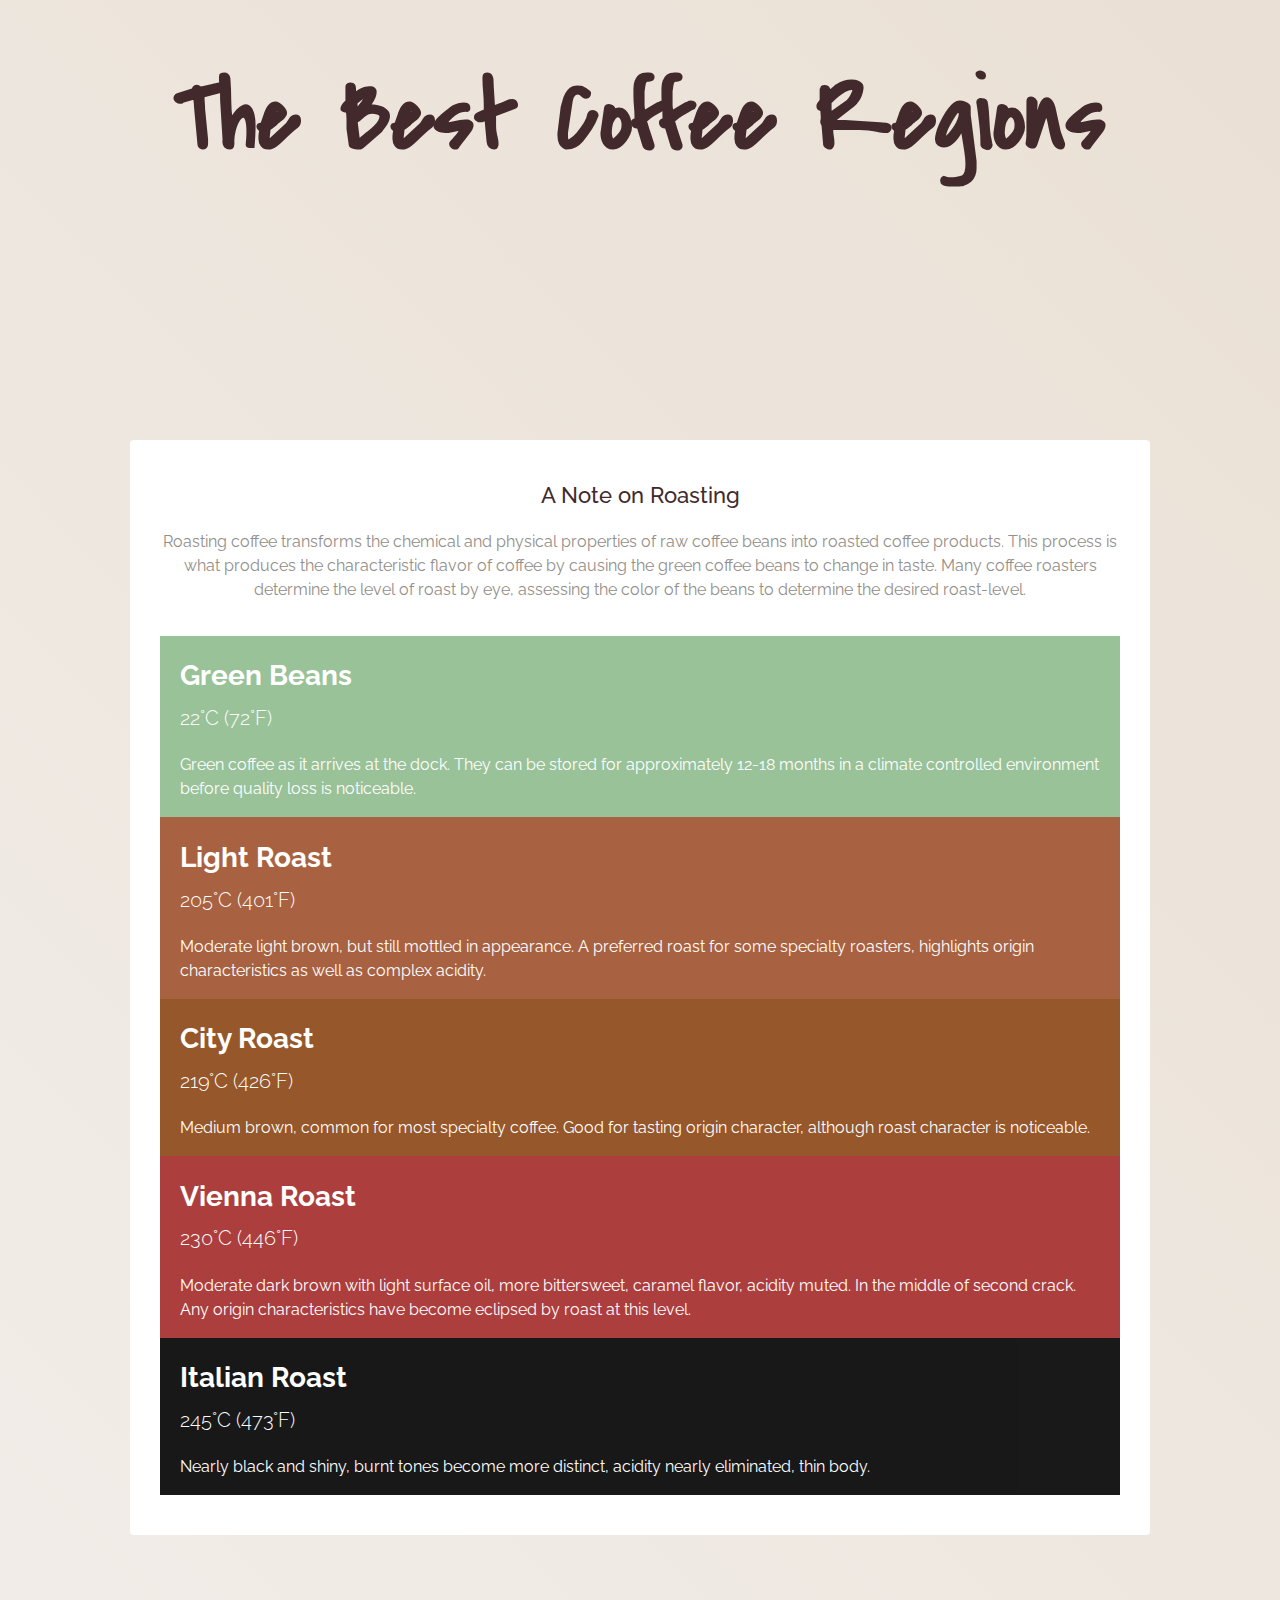
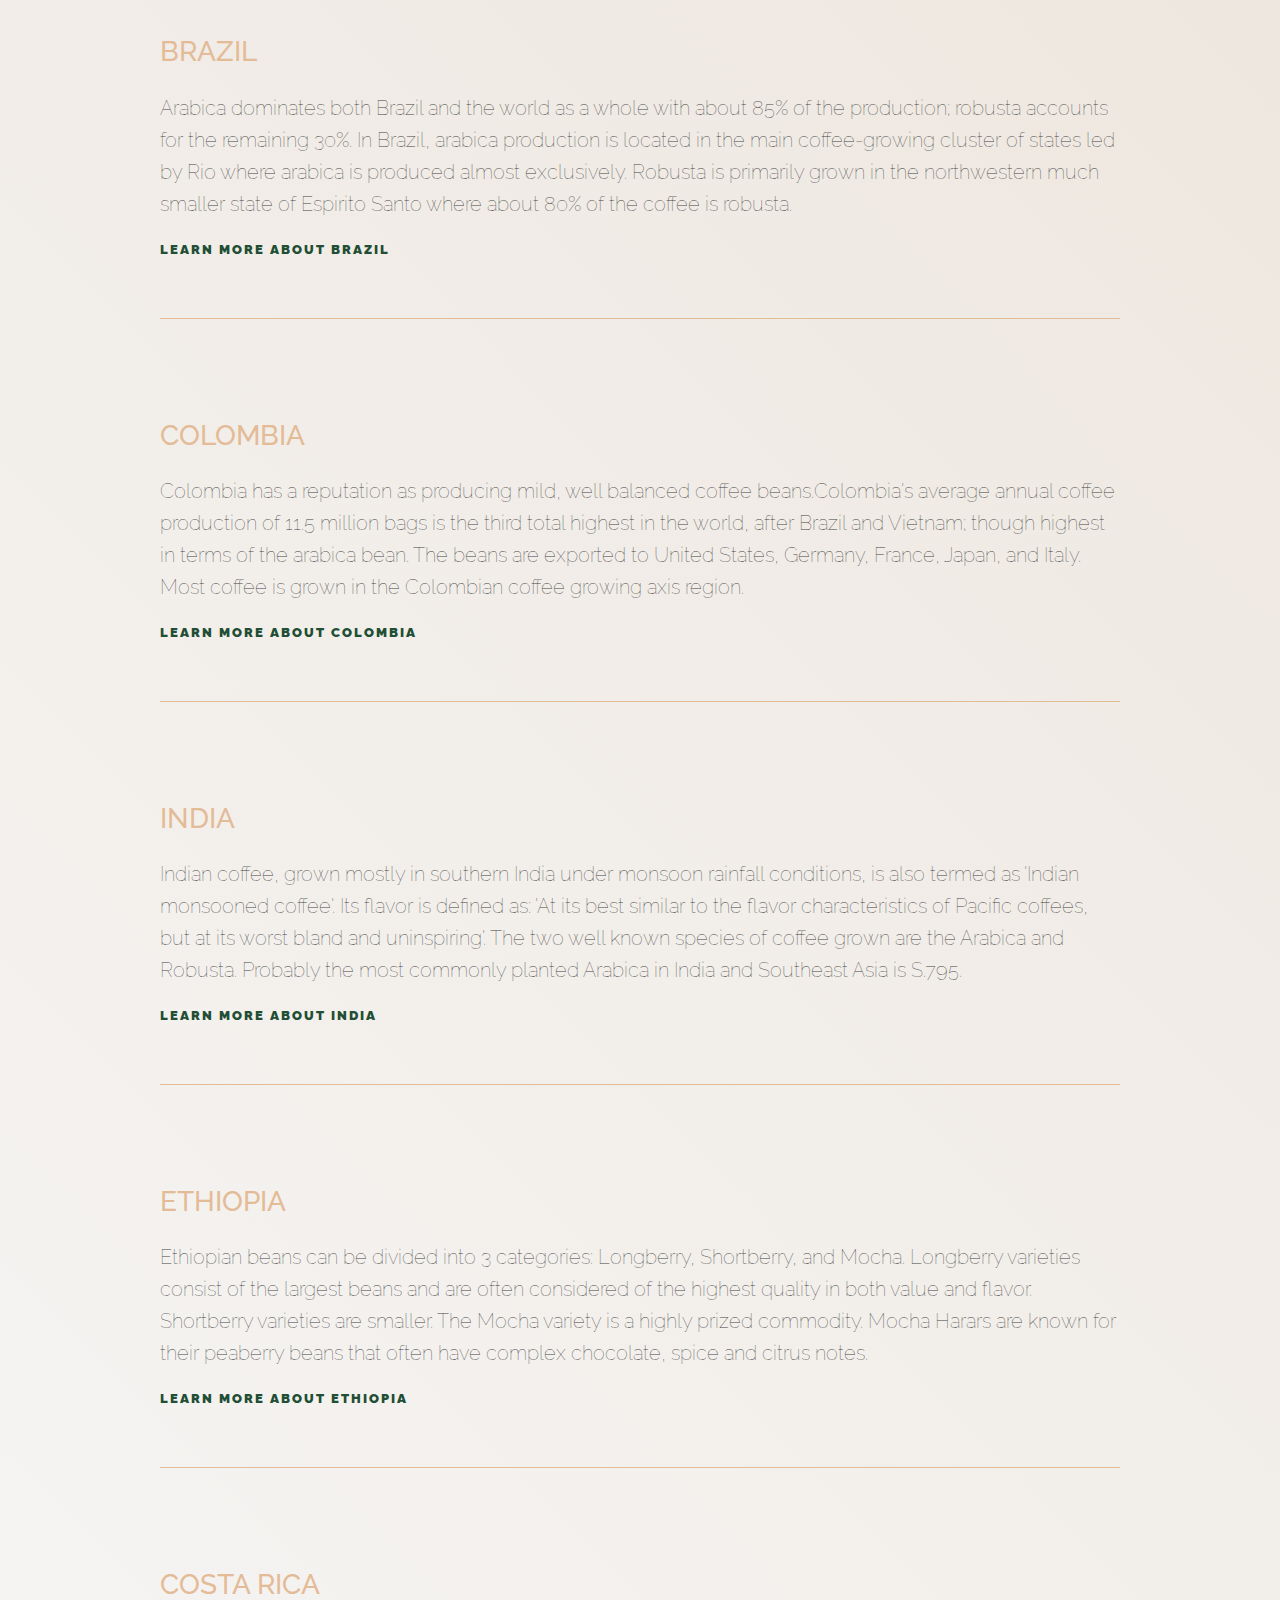
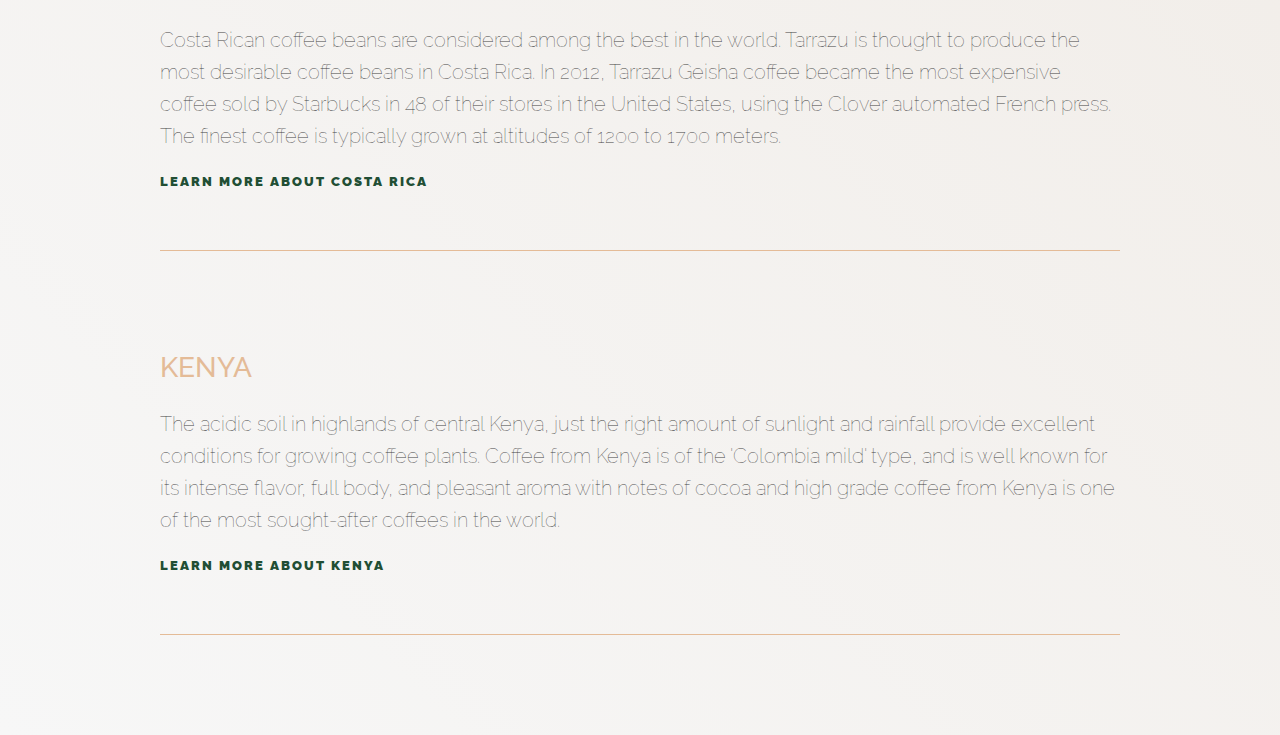
<file: Coffee Shop/index.html>
<!DOCTYPE html>
<html>
<head>
  <title>The Best Coffee - By Region</title>
  <link href='https://fonts.googleapis.com/css?family=Covered+By+Your+Grace|Raleway:100,500,600,800' rel='stylesheet'>
  <link rel='stylesheet' href='style.css'>
</head>
<body>

  <div class='header'>
    <h1>The Best Coffee Regions</h1>
  </div>

  <div class='roasting'>
    <h3>A Note on Roasting</h3>
    <p>Roasting coffee transforms the chemical and physical properties of raw coffee beans into roasted coffee products. This process is what produces the characteristic flavor of coffee by causing the green coffee beans to change in taste. Many coffee roasters determine the level of roast by eye, assessing the color of the beans to determine the desired roast-level.</p>
  <br>
      <div class='spectrum'>
        <div class='green'>
          <h4>Green Beans</h4>
          <h5>22&degC (72&degF)</h5>
          <p>Green coffee as it arrives at the dock. They can be stored for approximately 12-18 months in a climate controlled environment before quality loss is noticeable.</p>
        </div>
        <div class='light'>
          <h4>Light Roast</h4>
          <h5>205&degC (401&degF)</h5>
          <p>Moderate light brown, but still mottled in appearance. A preferred roast for some specialty roasters, highlights origin characteristics as well as complex acidity.</p>
        </div>
        <div class='city'>
          <h4>City Roast</h4>
          <h5>219&degC (426&degF)</h5>
          <p>Medium brown, common for most specialty coffee. Good for tasting origin character, although roast character is noticeable.</p>
        </div>
        <div class='vienna'>
          <h4>Vienna Roast</h4>
          <h5>230&degC (446&degF)</h5>
          <p>Moderate dark brown with light surface oil, more bittersweet, caramel flavor, acidity muted. In the middle of second crack. Any origin characteristics have become eclipsed by roast at this level.</p>
        </div>
        <div class='italian'>
          <h4>Italian Roast</h4>
          <h5>245&degC (473&degF)</h5>
          <p>Nearly black and shiny, burnt tones become more distinct, acidity nearly eliminated, thin body.</p>
        </div>
      </div>
  </div>

  <ul>
    <li>
      <h2>Brazil</h2>
      <p>Arabica dominates both Brazil and the world as a whole with about 85% of the production; robusta accounts for the remaining 30%. In Brazil, arabica production is located in the main coffee-growing cluster of states led by Rio where arabica is
        produced almost exclusively. Robusta is primarily grown in the northwestern much smaller state of Espirito Santo where about 80% of the coffee is robusta.</p>
      <a href='#'>Learn More about Brazil</a>
    </li>
    <li>
      <h2>Colombia</h2>
      <p>Colombia has a reputation as producing mild, well balanced coffee beans.Colombia's average annual coffee production of 11.5 million bags is the third total highest in the world, after Brazil and Vietnam; though highest in terms of the arabica
        bean. The beans are exported to United States, Germany, France, Japan, and Italy. Most coffee is grown in the Colombian coffee growing axis region.</p>
      <a href='#'>Learn More about Colombia</a>
    </li>
    <li>
      <h2>India</h2>
      <p>Indian coffee, grown mostly in southern India under monsoon rainfall conditions, is also termed as 'Indian monsooned coffee'. Its flavor is defined as: 'At its best similar to the flavor characteristics of Pacific coffees, but at its worst bland and uninspiring'. The two well known species of coffee grown are the Arabica and Robusta. Probably the most commonly planted Arabica in India and Southeast Asia is S.795.</p>
      <a href='#'>Learn More about India</a>
    </li>
    <li>
      <h2>Ethiopia</h2>
      <p>Ethiopian beans can be divided into 3 categories: Longberry, Shortberry, and Mocha. Longberry varieties consist of the largest beans and are often considered of the highest quality in both value and flavor. Shortberry varieties are smaller. The Mocha variety is a highly prized commodity. Mocha Harars are known for their peaberry beans that often have complex chocolate, spice and citrus notes.</p>
      <a href='#'>Learn More about Ethiopia</a>
    </li>
    <li>
      <h2>Costa Rica</h2>
      <p>Costa Rican coffee beans are considered among the best in the world. Tarrazu is thought to produce the most desirable coffee beans in Costa Rica. In 2012, Tarrazu Geisha coffee became the most expensive coffee sold by Starbucks in 48 of their stores in the United States, using the Clover automated French press. The finest coffee is typically grown at altitudes of 1200 to 1700 meters.</p>
      <a href='#'>Learn More about Costa Rica</a>
    </li>
    <li>
      <h2>Kenya</h2>
      <p>The acidic soil in highlands of central Kenya, just the right amount of sunlight and rainfall provide excellent conditions for growing coffee plants. Coffee from Kenya is of the 'Colombia mild' type, and is well known for its intense flavor, full body, and pleasant aroma with notes of cocoa and high grade coffee from Kenya is one of the most sought-after coffees in the world.</p>
      <a href='#'>Learn More about Kenya</a>
    </li>
  </ul>

</body>
</html>
</file>
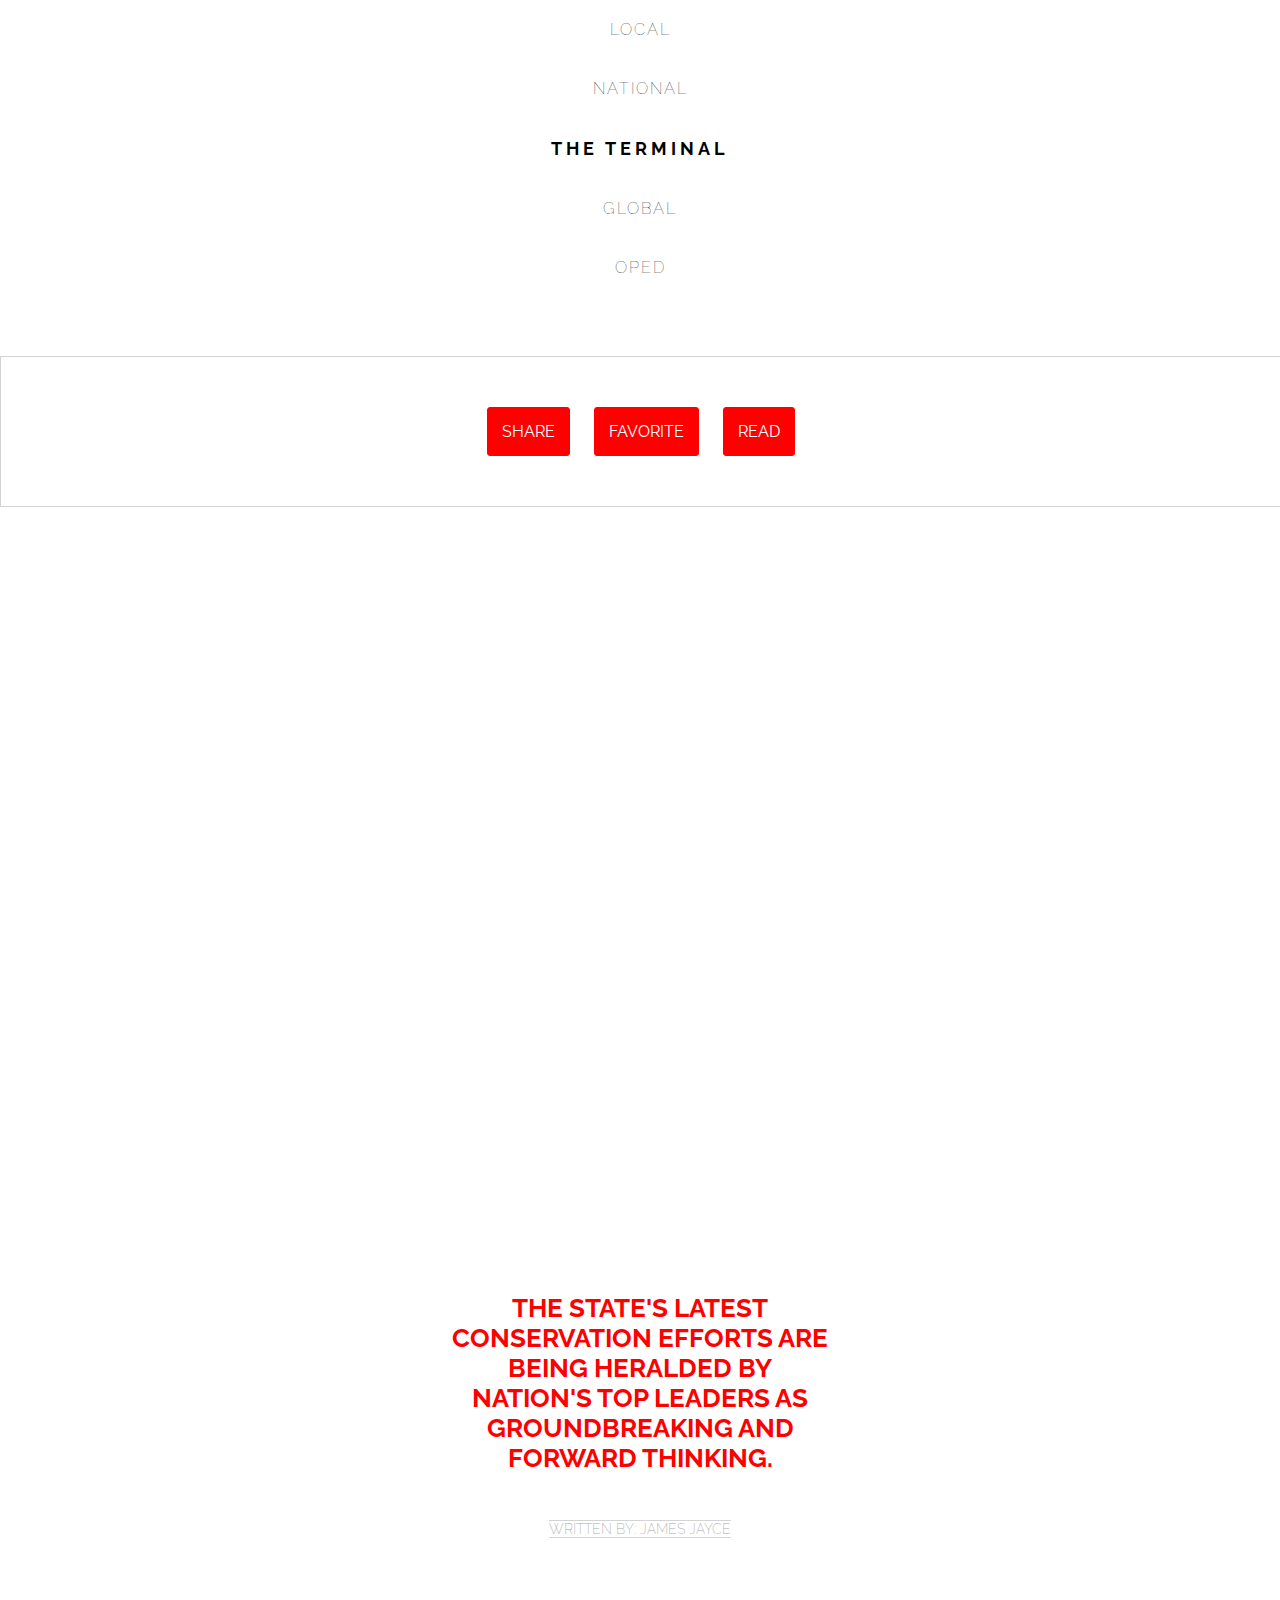
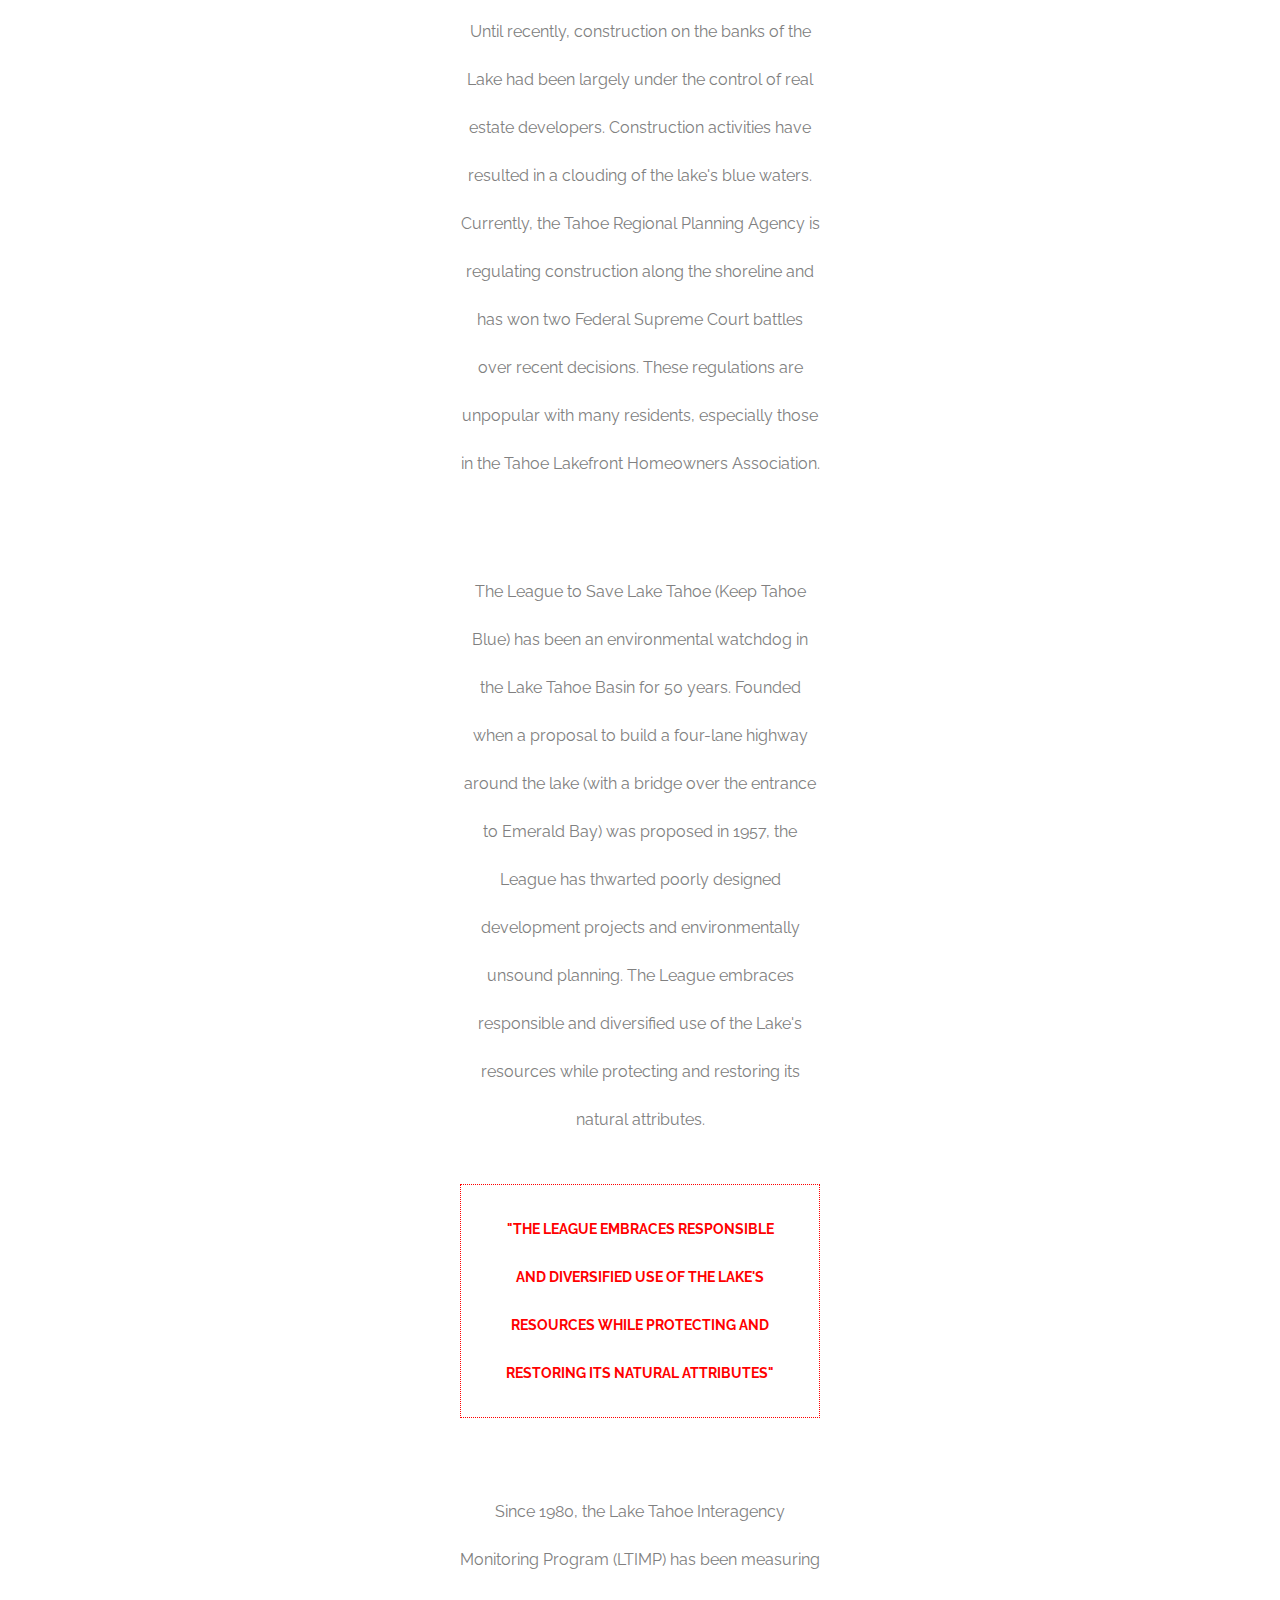
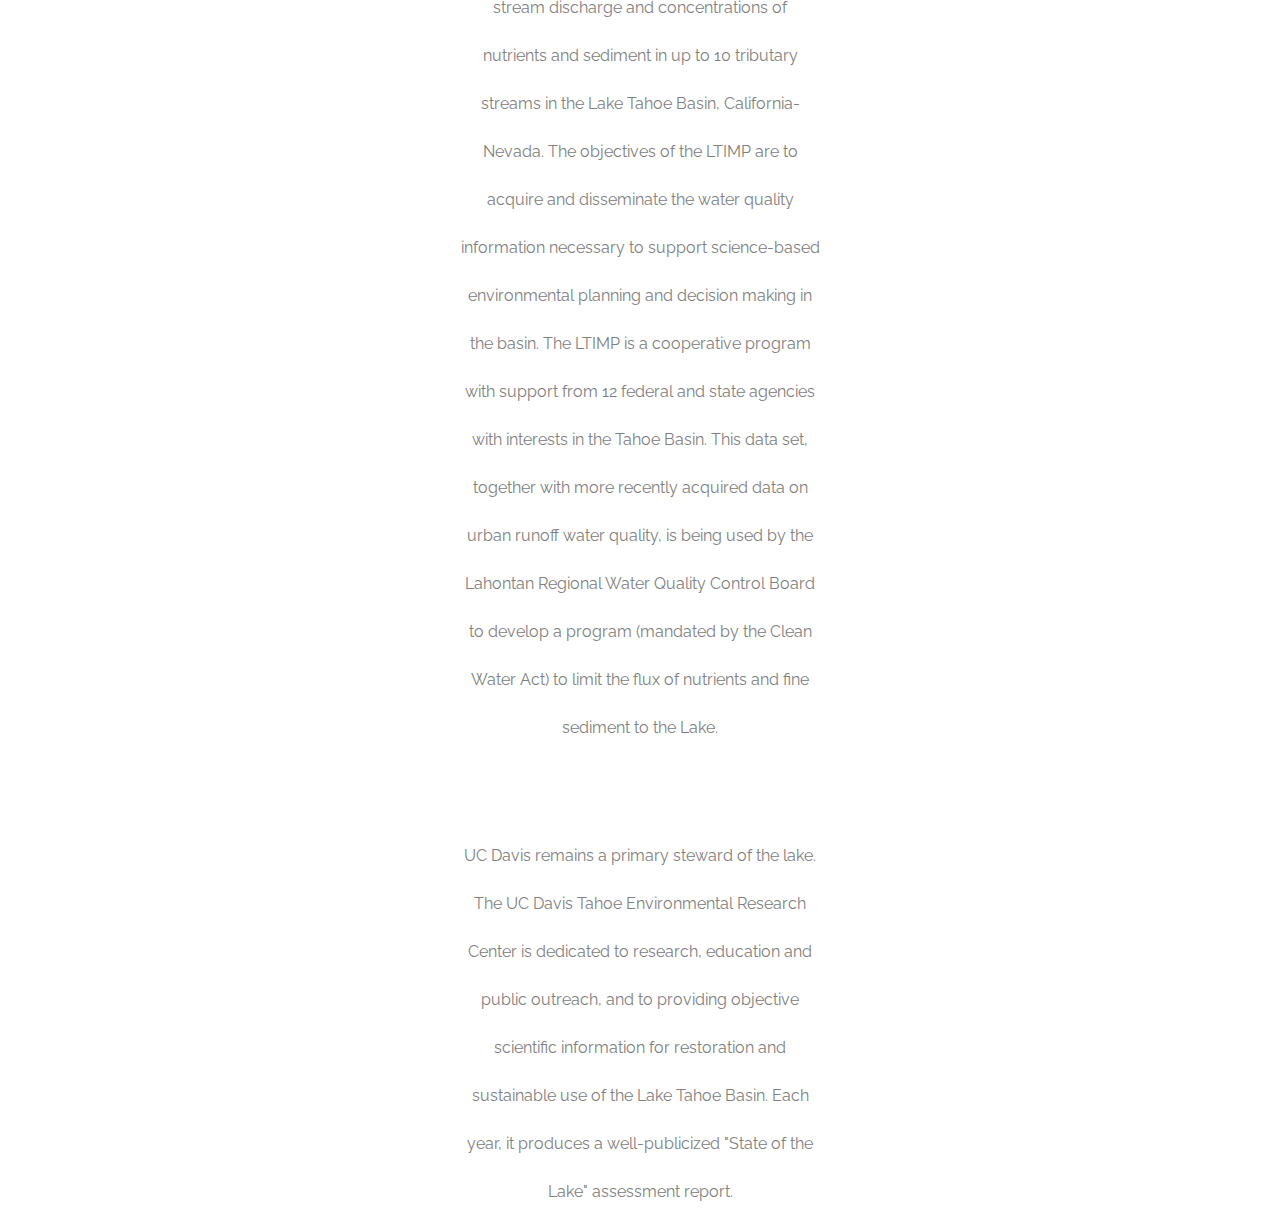
<file: Tahoe/index.html>
<!DOCTYPE html>
<html>
<head>
  <title>The Terminal - Your Source for Fact-Based News</title>
  <link href="https://fonts.googleapis.com/css?family=Amatic+SC|Raleway:100,200,600,700" rel="stylesheet">
  <link rel="stylesheet" href="style.css">
</head>
<body>

  <nav class="navigation">
    <ul>
      <li>LOCAL</li>
      <li>NATIONAL</li>
      <li class="logo">THE TERMINAL</li>
      <li>GLOBAL</li>
      <li>OPED</li>
      <li class="donate">DONATE</li>
    </ul>
    <div class="share">
        <a href="#">SHARE</a>
        <a href="#">FAVORITE</a>
        <a href="#">READ</a>
    </div>
  </nav>

  <div id="banner">
    <div class="content">
      <h1>Conservation Efforts at Lake Tahoe Being Praised by Nation's Leaders</h1>
    </div>
  </div>

  <div id="main" class="content">
    <h3>THE STATE'S LATEST CONSERVATION EFFORTS ARE BEING HERALDED BY NATION'S TOP LEADERS AS GROUNDBREAKING AND FORWARD THINKING.</h3>
    <span class="byline">WRITTEN BY: JAMES JAYCE</span>
    <p>Until recently, construction on the banks of the Lake had been largely under the control of real estate developers. Construction activities have resulted in a clouding of the lake's blue waters. Currently, the Tahoe Regional Planning Agency is regulating construction along the shoreline and has won two Federal Supreme Court battles over recent decisions. These regulations are unpopular with many residents, especially those in the Tahoe Lakefront Homeowners Association.</p>

    <p>The League to Save Lake Tahoe (Keep Tahoe Blue) has been an environmental watchdog in the Lake Tahoe Basin for 50 years. Founded when a proposal to build a four-lane highway around the lake (with a bridge over the entrance to Emerald Bay) was proposed in 1957, the League has thwarted poorly designed development projects and environmentally unsound planning. The League embraces responsible and diversified use of the Lake's resources while protecting and restoring its natural attributes.</p>

    <div class="pull-quote">
      <h2>"THE LEAGUE EMBRACES RESPONSIBLE AND DIVERSIFIED USE OF THE LAKE'S RESOURCES WHILE PROTECTING AND RESTORING ITS NATURAL ATTRIBUTES"</h2>
    </div>

    <p>Since 1980, the Lake Tahoe Interagency Monitoring Program (LTIMP) has been measuring stream discharge and concentrations of nutrients and sediment in up to 10 tributary streams in the Lake Tahoe Basin, California-Nevada. The objectives of the LTIMP are to acquire and disseminate the water quality information necessary to support science-based environmental planning and decision making in the basin. The LTIMP is a cooperative program with support from 12 federal and state agencies with interests in the Tahoe Basin. This data set, together with more recently acquired data on urban runoff water quality, is being used by the Lahontan Regional Water Quality Control Board to develop a program (mandated by the Clean Water Act) to limit the flux of nutrients and fine sediment to the Lake.</p>
    
    <p>UC Davis remains a primary steward of the lake. The UC Davis Tahoe Environmental Research Center is dedicated to research, education and public outreach, and to providing objective scientific information for restoration and sustainable use of the Lake Tahoe Basin. Each year, it produces a well-publicized "State of the Lake" assessment report.</p>

    </div>
</body>


</html>
</file>
<file: Coffee Shop/style.css>
body {
    padding: 0;
    margin: 0;
    background: #F7F7F7;
    /* Old browsers */
    background: -moz-linear-gradient(45deg, #F7F7F7 0%, #EAE0D5 100%);
    /* FF3.6-15 */
    background: -webkit-linear-gradient(45deg, #F7F7F7 0%, #EAE0D5 100%);
    /* Chrome10-25,Safari5.1-6 */
    background: linear-gradient(45deg, #F7F7F7 0%, #EAE0D5 100%);
  }
  
  /** Header styles **/
  .header {
    background-image: url(https://images.unsplash.com/photo-1455267847942-f4fdb784f0c5?dpr=1&auto=format&crop=entropy&fit=crop&w=1500&h=1000&q=80&cs=tinysrgb);
    height: 400px;
    background-position: center center;
  }
  
  .roasting {
    margin: 40px auto;
    padding: 20px 30px 40px 30px;
    background-color: #FFFFFF;
    overflow: auto;
    width: 75%;
    border-radius: 4px;
    align-self: center;
  }
  
  .roasting p {
    color: #938E89;
    text-align: center;
    line-height: 24px;
    font-family: 'Raleway', sans-serif;
    font-size: 16px;
    font-weight: 400;
  }
  
  .spectrum div {
    font: inherit;
    padding: 0 20px;
    color: #FFFFFF;
    overflow: auto;
    opacity: 0.9;
  }
  
  .spectrum p {
    color: #FFFFFF;
    text-align: left;
  }
  
  /* Roast types */
  .green {
    background-color: darkseagreen;
  }
  
  .light {
    background-color: sienna;
  }
  
  .city {
    background-color: saddlebrown;
  }
  
  .vienna {
    background-color: brown;
  }
  
  .italian {
    background-color: black;
  }
  
  /* Typography */
  h1 {
    color: #41292C;
    font-family: 'Covered By Your Grace', sans-serif;
    font-size: 100px;
    line-height: 76px;
    margin: 0;
    position: relative;
    text-align: center;
    top: 20%;
  }
  
  h2 {
    color: #E4BB97;
    font-family: 'Raleway', sans-serif;
    font-size: 28px;
    font-weight: 500;
    text-align: left;
    text-transform: uppercase;
  }
  
  h3 {
    color: #41292C;
    font-family: 'Raleway', sans-serif;
    font-size: 22px;
    font-weight: 500;
    text-align: center;
  }
  
  h4 {
    font-family: 'Raleway', sans-serif;
    font-size: 28px;
    font-weight: 700;
    line-height: .2em;
  }
  
  h5 {
    font-family: 'Raleway', sans-serif;
    font-size: 20px;
    line-height: .2em;
    font-weight: 300;
  }
  
  /* Page elements */
  ul {
    margin: 0 auto;
    padding: 0;
    width: 75%;
  }
  
  li {
    border-bottom: 1px solid #E4BB97;
    list-style: none;
    margin: 100px 0px;
    padding-bottom: 60px;
  }
  
  p {
    color: #444444;
    line-height: 32px;
    font-family: 'Raleway', sans-serif;
    font-size: 20px;
    font-weight: 100;
  }
  
  a {
    color: #214E34;
    font-family: 'Raleway', sans-serif;
    font-size: 13px;
    font-weight: 900;
    text-align: left;
    text-transform: uppercase;
    text-decoration: none;
    letter-spacing: 2px;
  }
</file>
<file: Tahoe/style.css>
body {
    background-color: white;
    font-family: 'Raleway', sans-serif;
    margin: 0;
    padding: 0;
  }
  
  .navigation ul {
    margin: 0;
    padding: 0;
    text-align: center;
  }
  
  .navigation li {
    font-weight: 100;
    letter-spacing: 2px;
    padding: 20px;
  }
  
  .navigation  li.logo {
    color: black;
    font-size: 18px;
    font-weight: 700;
    letter-spacing: 4px;
  }
  
  .donate{
    visibility: hidden;
  }
  
  #banner {
    background-image: url("https://content.codecademy.com/courses/web-101/unit-6/htmlcss1-img_tahoe.jpeg");
    background-size: cover;
    background-position: bottom center;
    height: 700px;
    width: 100%;
  }
  
  #banner .content h1 {
    border: 3px solid white;
    position: relative;
    top: 50px;
    width: 400px;
    margin: 0 auto;
  }
  
  #main {
    margin: 0 auto;
    padding: 40px;
    text-align: center;
    width: 400px;
    height: 1000px;
    /*overflow: scroll;*/
  }
  
  h1 {
    color: white;
    font-size: 42px;
    font-weight: 600;
    text-align: center;
  }
  
  h2 {
    border: 1px dotted red;
    color: red;
    font-size: 14px;
    line-height: 48px;
    padding: 20px 30px;
    margin: 30px 20px;
    text-align: center;
  }
  
  h3 {
    color: red;
    font-size: 26px;
    font-weight: 700;
    padding: 20px 10px;
  }
  
  p {
    color: grey;
    font-size: 16px;
    line-height: 48px;
    margin-top: 60px;
    padding: 10px 20px;
  }
  
  .pull-quote {
    margin: 0 auto;
    width: 400px;
  }
  
  .byline {
    border-bottom: 1px solid LightGrey;
    border-top: 1px solid LightGrey;
    color: DarkGrey;
    font-size: 14px;
    font-weight: 200;
  }
  
  .share {
    border: 1px solid LightGrey;
    padding: 40px 0px;
    position: relative;
    text-align: center;
    width: 100%;
  }
  
  .share a {
    background: red;
    border: 1px solid red;
    border-radius: 3px;
    color: white;
    display: inline-block;
    margin: 10px;
    padding: 14px;
    text-decoration: none;
  }
  
  .share a:hover {
    background: white;
    border: 1px solid red;
    color: red;
  }
</file>
